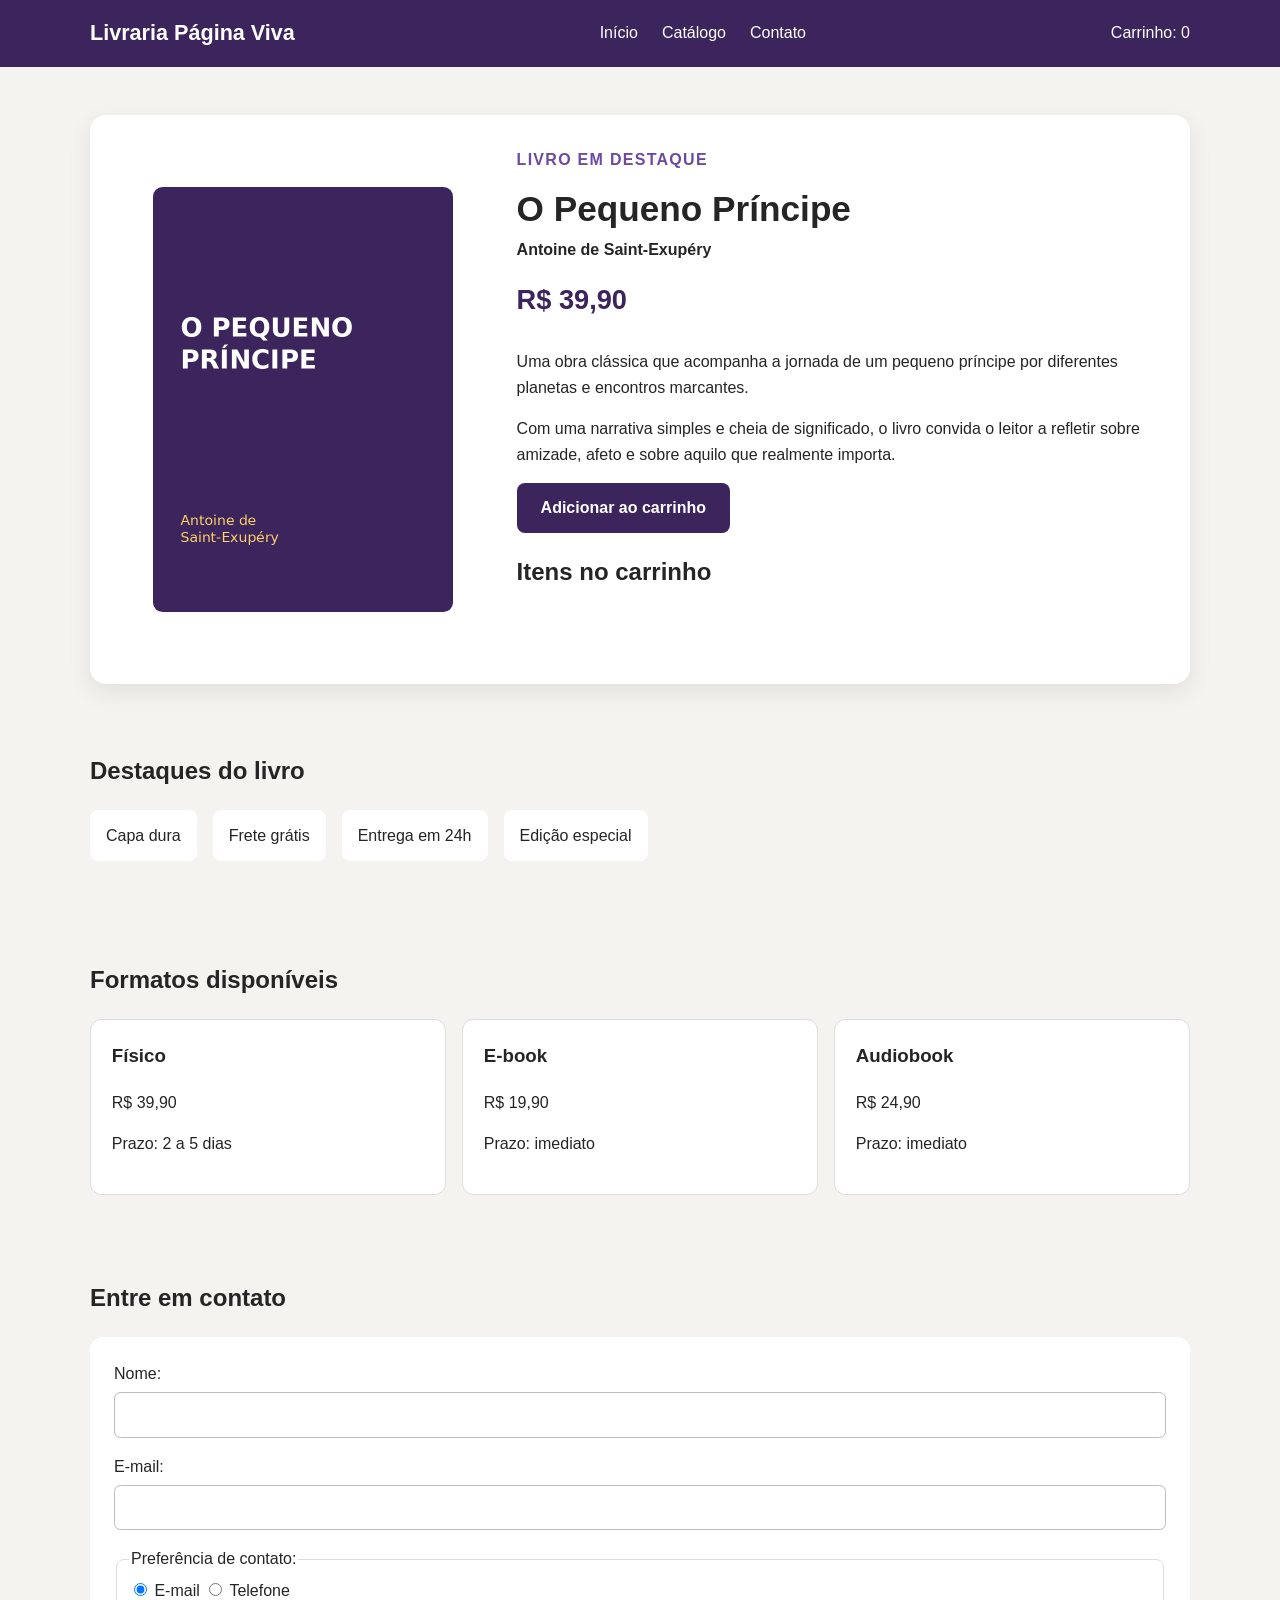
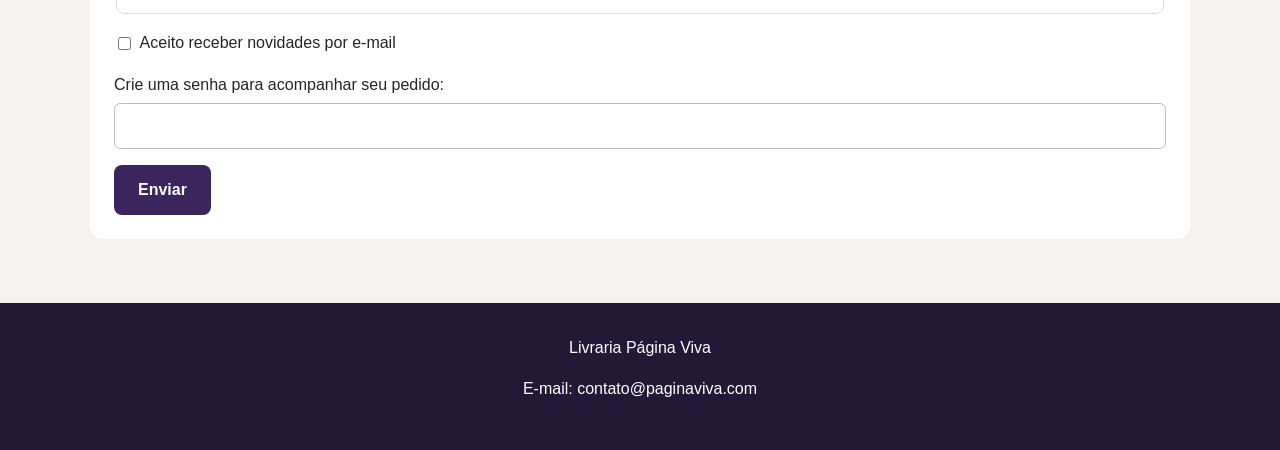
<file: Projeto/index.html>
<!DOCTYPE html>
<html lang="pt-BR">
<head>
    <meta charset="UTF-8">
    <meta name="viewport" content="width=device-width, initial-scale=1">
    <title>Livraria Página Viva</title>
    <link rel="stylesheet" href="css/estilo.css">
</head>
<body>
    <header id="cabecalho">
        <div class="cabecalho-conteudo">
            <a class="logo" href="#">Livraria Página Viva</a>

            <nav aria-label="Navegação principal">
                <ul class="menu">
                    <li><a href="#">Início</a></li>
                    <li><a href="#catalogo">Catálogo</a></li>
                    <li><a href="#contato">Contato</a></li>
                </ul>
            </nav>

            <p class="contador-area">Carrinho: <span id="contador">0</span></p>
        </div>
    </header>

    <main>
        <section id="catalogo" class="catalogo">
            <article class="card-livro">
                <figure class="capa">
                    <img src="imagens/capa-livro.png"
                         alt="Capa ilustrativa do livro O Pequeno Príncipe">
                </figure>

                <div class="informacoes-livro">
                    <p class="etiqueta">Livro em destaque</p>
                    <h1>O Pequeno Príncipe</h1>
                    <p class="autor">Antoine de Saint-Exupéry</p>
                    <p class="preco">R$ 39,90</p>

                    <p>
                        Uma obra clássica que acompanha a jornada de um pequeno
                        príncipe por diferentes planetas e encontros marcantes.
                    </p>
                    <p>
                        Com uma narrativa simples e cheia de significado, o livro
                        convida o leitor a refletir sobre amizade, afeto e sobre
                        aquilo que realmente importa.
                    </p>

                    <button id="btn-adicionar" type="button">
                        Adicionar ao carrinho
                    </button>

                    <h2>Itens no carrinho</h2>
                    <ul id="carrinho"></ul>
                </div>
            </article>
        </section>

        <section class="destaques" aria-labelledby="titulo-destaques">
            <h2 id="titulo-destaques">Destaques do livro</h2>
            <ul class="lista-destaques">
                <li class="destaque">Capa dura</li>
                <li class="destaque">Frete grátis</li>
                <li class="destaque">Entrega em 24h</li>
                <li class="destaque">Edição especial</li>
            </ul>
        </section>

        <section class="formatos" aria-labelledby="titulo-formatos">
            <h2 id="titulo-formatos">Formatos disponíveis</h2>

            <div class="grade-formatos">
                <article class="card-formato">
                    <h3>Físico</h3>
                    <p>R$ 39,90</p>
                    <p>Prazo: 2 a 5 dias</p>
                </article>

                <article class="card-formato">
                    <h3>E-book</h3>
                    <p>R$ 19,90</p>
                    <p>Prazo: imediato</p>
                </article>

                <article class="card-formato">
                    <h3>Audiobook</h3>
                    <p>R$ 24,90</p>
                    <p>Prazo: imediato</p>
                </article>
            </div>
        </section>

        <section id="contato" class="contato">
            <h2>Entre em contato</h2>

            <form>
                <div class="campo">
                    <label for="nome">Nome:</label>
                    <input type="text" id="nome" name="nome" required>
                </div>

                <div class="campo">
                    <label for="email">E-mail:</label>
                    <input type="email" id="email" name="email" required>
                </div>

                <fieldset>
                    <legend>Preferência de contato:</legend>

                    <label for="contato-email">
                        <input type="radio" id="contato-email"
                               name="preferencia" value="email" checked>
                        E-mail
                    </label>

                    <label for="contato-telefone">
                        <input type="radio" id="contato-telefone"
                               name="preferencia" value="telefone">
                        Telefone
                    </label>
                </fieldset>

                <div class="campo checkbox">
                    <input type="checkbox" id="novidades" name="novidades">
                    <label for="novidades">Aceito receber novidades por e-mail</label>
                </div>

                <div class="campo">
                    <label for="senha">Crie uma senha para acompanhar seu pedido:</label>
                    <input type="password" id="senha" name="senha" required>
                </div>

                <button class="botao-enviar" type="submit">Enviar</button>
            </form>
        </section>
    </main>

    <footer>
        <p>Livraria Página Viva</p>
        <p>E-mail: contato@paginaviva.com</p>
    </footer>

    <!--
    Justificativa das tags semânticas:
    header: representa o cabeçalho introdutório da página e reúne a identidade da livraria e sua navegação.
    nav: identifica especificamente o conjunto de links usado para a navegação principal.
    main: delimita o conteúdo principal e único desta página, separando-o do cabeçalho e rodapé.
    article/section: article representa o conteúdo independente do livro; section agrupa partes relacionadas,
    como catálogo, formatos e contato, dando significado à organização do conteúdo.
    footer: representa o rodapé da página, contendo informações finais de identificação e contato.
    -->
    <script src="js/script.js"></script>
</body>
</html>
</file>
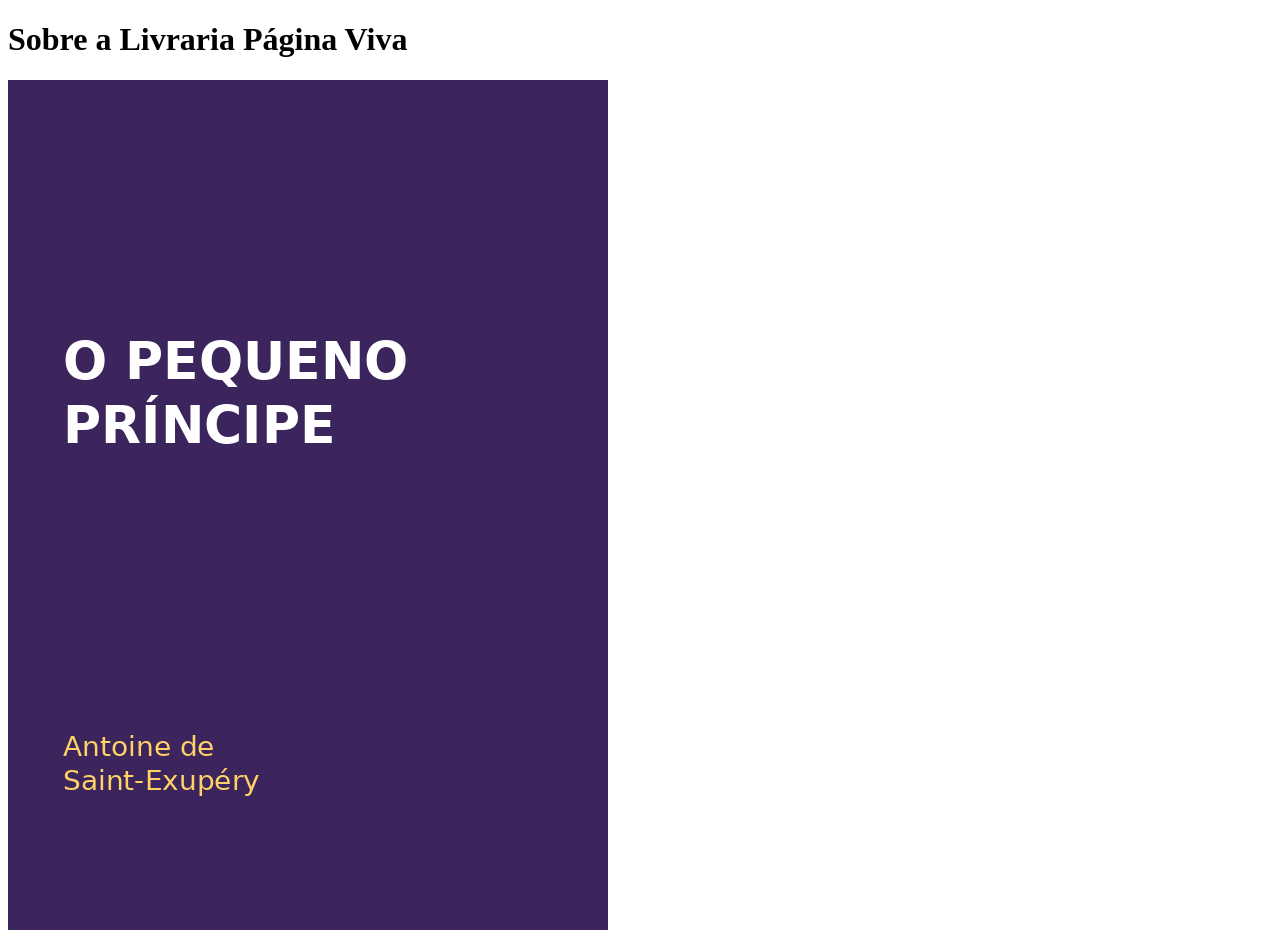
<file: Projeto/paginas/sobre.html>
<!DOCTYPE html>
<html lang="pt-BR">
<head>
    <meta charset="UTF-8">
    <title>Sobre - Página Viva</title>
</head>
<body>
    <main>
        <h1>Sobre a Livraria Página Viva</h1>
        <img src="../imagens/capa-livro.png" alt="Capa do livro">
    </main>
</body>
</html>
</file>
<file: Projeto/css/estilo.css>
/* Seletor de elemento: define o estilo base do texto e da página. */
body {
    margin: 0;
    font-family: Arial, sans-serif;
    background: #f5f3ef;
    color: #252525;
    line-height: 1.6;
}

/* Seletor de elemento. */
p {
    margin-top: 0;
}

/* Seletor de ID: aplicado a um único elemento específico. */
#cabecalho {
    background: #3b255c;
    color: white;
}

/* Flexbox no menu: ele organiza os itens em uma única dimensão horizontal. */
.menu {
    display: flex;
    gap: 1.5rem;
    list-style: none;
    padding: 0;
    margin: 0;
}

/* Seletor de classe: aplicado a mais de um elemento. */
.destaque {
    background: #fff;
    border-radius: 0.5rem;
    padding: 0.8rem 1rem;
}

/* Seletor de classe para elementos reutilizados. */
.campo {
    display: flex;
    flex-direction: column;
    gap: 0.35rem;
    margin-bottom: 1rem;
}

/* Pseudo-classe :hover nos links do menu. */
.menu a:hover {
    color: #ffd166;
}

/* Pseudo-classe :hover no botão. */
#btn-adicionar:hover,
.botao-enviar:hover {
    transform: translateY(-2px);
    filter: brightness(1.08);
}

/*
Experimento de especificidade:
a mesma propriedade é definida por uma classe e por um ID.
A regra do ID vence porque um ID tem especificidade maior que uma classe.
Se a cor da classe tivesse !important, ela venceria essa disputa normal de especificidade.
*/
.experimento {
    background: #eeeeee;
}

#cabecalho {
    background: #3b255c;
}

* {
    box-sizing: border-box;
}

a {
    color: inherit;
    text-decoration: none;
}

.cabecalho-conteudo {
    width: 92%;
    max-width: 1100px;
    margin: 0 auto;
    padding: 1rem 0;
    display: flex;
    align-items: center;
    justify-content: space-between;
    gap: 1rem;
}

.logo {
    font-size: 1.35rem;
    font-weight: 700;
}

.contador-area {
    margin: 0;
    white-space: nowrap;
}

main {
    width: 92%;
    max-width: 1100px;
    margin: 0 auto;
}

.catalogo {
    padding: 3rem 0 1rem;
}

/*
Para o cartão do livro, Flexbox é adequado porque os elementos podem ser
organizados em duas partes (capa e informações) e facilmente empilhados no celular.
*/
.card-livro {
    display: flex;
    align-items: center;
    gap: 2rem;
    background: white;
    border-radius: 1rem;
    padding: 2rem;
    box-shadow: 0 8px 25px rgba(0, 0, 0, 0.08);
}

.capa {
    flex: 0 1 35%;
    margin: 0;
}

.capa img {
    display: block;
    width: 100%;
    max-width: 300px;
    margin: 0 auto;
    border-radius: 0.6rem;
}

.informacoes-livro {
    flex: 1;
}

.etiqueta {
    color: #6c4aa1;
    font-weight: 700;
    text-transform: uppercase;
    letter-spacing: 0.08em;
}

h1 {
    font-size: 2.2rem;
    line-height: 1.2;
    margin: 0.4rem 0;
}

.autor {
    font-weight: 700;
}

.preco {
    font-size: 1.7rem;
    font-weight: 700;
    color: #3b255c;
}

button {
    border: 0;
    border-radius: 0.5rem;
    cursor: pointer;
}

#btn-adicionar,
.botao-enviar {
    background: #3b255c;
    color: white;
    padding: 1rem 1.5rem;
    font-size: 1rem;
    font-weight: 700;
}

#carrinho {
    min-height: 1.5rem;
    padding-left: 1.2rem;
}

.destaques,
.formatos,
.contato {
    padding: 2rem 0;
}

.lista-destaques {
    display: flex;
    flex-wrap: wrap;
    gap: 1rem;
    padding: 0;
    list-style: none;
}

/*
Grid é a escolha mais direta para os formatos porque precisamos de
uma grade em duas dimensões, com linhas e colunas de cartões.
*/
.grade-formatos {
    display: grid;
    grid-template-columns: repeat(3, 1fr);
    gap: 1rem;
}

.card-formato {
    background: white;
    padding: 1.3rem;
    border-radius: 0.7rem;
    border: 1px solid #ddd;
}

.card-formato h3 {
    margin-top: 0;
}

form {
    background: white;
    padding: 1.5rem;
    border-radius: 0.8rem;
}

input[type="text"],
input[type="email"],
input[type="password"] {
    width: 100%;
    padding: 0.8rem;
    border: 1px solid #bbb;
    border-radius: 0.4rem;
    font-size: 1rem;
}

fieldset {
    margin-bottom: 1rem;
    border: 1px solid #ddd;
    border-radius: 0.5rem;
}

.checkbox {
    flex-direction: row;
    align-items: center;
}

footer {
    margin-top: 2rem;
    padding: 2rem 4%;
    background: #241837;
    color: white;
    text-align: center;
}

/* Responsividade: em telas menores o cartão empilha seus elementos. */
@media (max-width: 600px) {
    .cabecalho-conteudo {
        flex-direction: column;
    }

    .menu {
        flex-wrap: wrap;
        justify-content: center;
    }

    .card-livro {
        flex-direction: column;
        text-align: left;
    }

    .capa {
        width: 100%;
    }

    .grade-formatos {
        grid-template-columns: 1fr;
    }

    h1 {
        font-size: 1.8rem;
    }

    .lista-destaques {
        flex-direction: column;
    }
}
</file>
